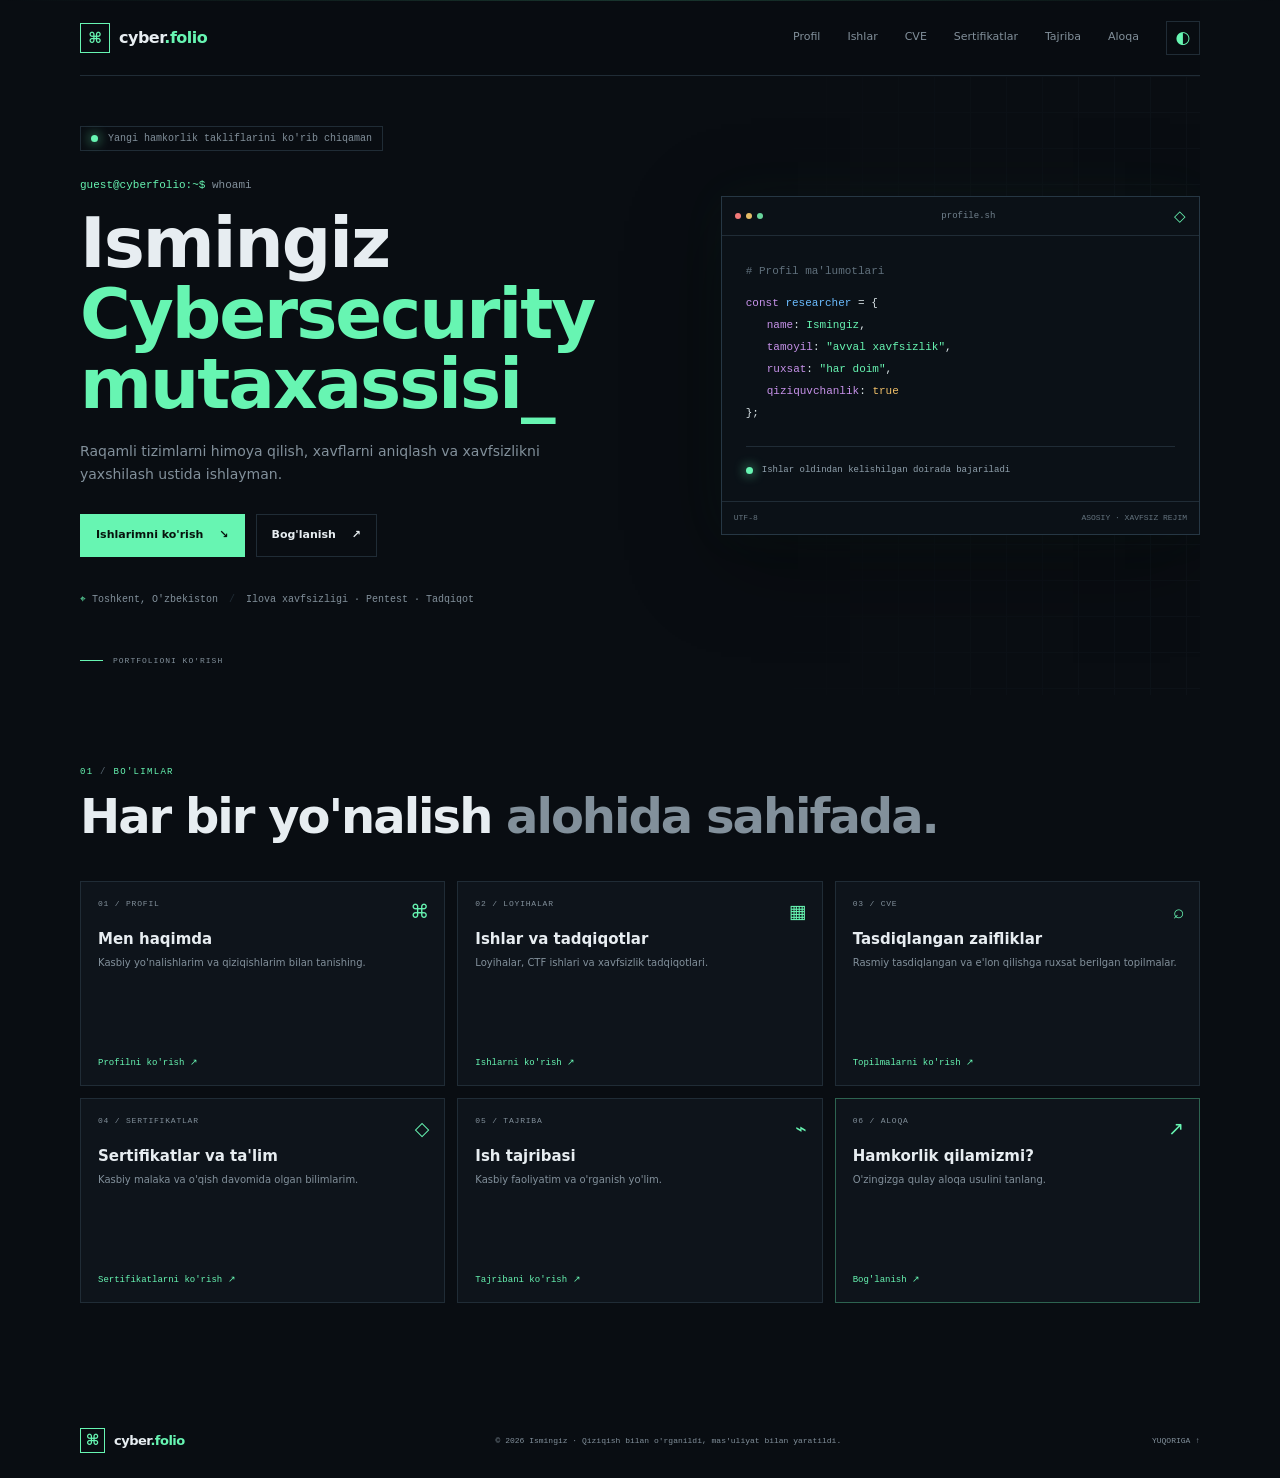
<file: index.html>
<!doctype html>
<html lang="uz">
  <head>
    <meta charset="UTF-8" />
    <meta name="viewport" content="width=device-width, initial-scale=1" />
    <meta name="theme-color" content="#090d12" />
    <meta name="description" content="Cybersecurity mutaxassisi portfoliysi — profil, ishlar, CVE va sertifikatlar." />
    <title>Cyber Portfolio — Ismingiz</title>
    <link rel="stylesheet" href="style.css" />
    <script src="script.js" defer></script>
  </head>
  <body data-page="home">
    <a class="skip-link" href="#main">Asosiy qismga o'tish</a>
    <div class="scanline" aria-hidden="true"></div>
    <header class="topbar">
      <a class="brand" href="index.html" aria-label="Bosh sahifa"><span class="brand-mark" aria-hidden="true">⌘</span><span>cyber<span class="accent">.folio</span></span></a>
      <button class="menu-toggle" type="button" aria-expanded="false" aria-controls="main-nav" aria-label="Menyuni ochish"><span></span><span></span></button>
      <nav class="main-nav" id="main-nav" aria-label="Asosiy menyu">
        <a href="profile.html" data-nav="profile">Profil</a>
        <a href="work.html" data-nav="work">Ishlar</a>
        <a href="cves.html" data-nav="cves">CVE</a>
        <a href="certifications.html" data-nav="certifications">Sertifikatlar</a>
        <a href="experience.html" data-nav="experience">Tajriba</a>
        <a href="contact.html" data-nav="contact">Aloqa</a>
        <button class="theme-toggle" type="button" aria-label="Rang mavzusini almashtirish">◐</button>
      </nav>
    </header>

    <main id="main">
      <section class="hero page-width home-hero" id="home">
        <div class="hero-content reveal">
          <div class="availability"><span class="pulse"></span><span data-profile="availability">Hamkorlik uchun ochiq</span></div>
          <p class="terminal-line"><span class="prompt">guest@cyberfolio:~$</span> whoami</p>
          <h1><span data-profile="name">Ismingiz</span><br /><span class="headline-role" data-profile="role">Cybersecurity mutaxassisi</span><span class="type-cursor">_</span></h1>
          <p class="hero-intro" data-profile="intro">Raqamli tizimlarni himoya qilish, xavflarni aniqlash va xavfsizlikni yaxshilash ustida ishlayman.</p>
          <div class="hero-actions">
            <a class="button button-primary" href="work.html">Ishlarimni ko'rish <span>↘</span></a>
            <a class="button button-outline" href="contact.html">Bog'lanish <span>↗</span></a>
          </div>
          <div class="hero-meta">
            <span><span class="meta-symbol">⌖</span> <span data-profile="location">Toshkent, O'zbekiston</span></span>
            <span class="meta-divider">/</span>
            <span data-profile="focus">AppSec · Pentest · Research</span>
          </div>
        </div>
        <div class="terminal-window reveal" aria-label="Mutaxassisning xavfsizlik profili">
          <div class="window-bar"><span class="window-lights"><i></i><i></i><i></i></span><span>profile.sh</span><span class="window-lock" aria-label="Himoyalangan">◇</span></div>
          <div class="terminal-body">
            <p class="terminal-comment"># Profil ma'lumotlari</p>
            <p><span class="code-key">const</span> <span class="code-var">researcher</span> = {</p>
            <p class="code-indent"><span class="code-key">name</span>: <span class="code-string" data-profile="name">"Ismingiz"</span>,</p>
            <p class="code-indent"><span class="code-key">tamoyil</span>: <span class="code-string">"avval xavfsizlik"</span>,</p>
            <p class="code-indent"><span class="code-key">ruxsat</span>: <span class="code-string">"har doim"</span>,</p>
            <p class="code-indent"><span class="code-key">qiziquvchanlik</span>: <span class="code-bool">true</span></p>
            <p>};</p>
            <div class="terminal-divider"></div>
            <div class="terminal-status"><span class="pulse"></span><span data-profile="status">Scope kelishilgandan so'ng ish boshlayman</span></div>
            <div class="terminal-footer"><span>UTF-8</span><span>ASOSIY · XAVFSIZ REJIM</span></div>
          </div>
        </div>
        <div class="hero-grid-pattern" aria-hidden="true"></div>
        <a class="scroll-cue" href="#explore"><span></span> PORTFOLIONI KO'RISH</a>
      </section>

      <section class="section page-width home-explore" id="explore">
        <div class="section-heading reveal">
          <p class="section-index">01 <span>/</span> BO'LIMLAR</p>
          <h2>Har bir yo'nalish <span class="dim">alohida sahifada.</span></h2>
        </div>
        <div class="shortcut-grid">
          <a class="shortcut-card reveal" href="profile.html"><span class="shortcut-index">01 / PROFIL</span><span class="shortcut-icon">⌘</span><h3>Men haqimda</h3><p>Kasbiy yo'nalishlarim va qiziqishlarim bilan tanishing.</p><span class="shortcut-link">Profilni ko'rish ↗</span></a>
          <a class="shortcut-card reveal" href="work.html"><span class="shortcut-index">02 / LOYIHALAR</span><span class="shortcut-icon">▦</span><h3>Ishlar va tadqiqotlar</h3><p>Loyihalar, CTF ishlari va xavfsizlik tadqiqotlari.</p><span class="shortcut-link">Ishlarni ko'rish ↗</span></a>
          <a class="shortcut-card reveal" href="cves.html"><span class="shortcut-index">03 / CVE</span><span class="shortcut-icon">⌕</span><h3>Tasdiqlangan zaifliklar</h3><p>Rasmiy tasdiqlangan va e'lon qilishga ruxsat berilgan topilmalar.</p><span class="shortcut-link">Topilmalarni ko'rish ↗</span></a>
          <a class="shortcut-card reveal" href="certifications.html"><span class="shortcut-index">04 / SERTIFIKATLAR</span><span class="shortcut-icon">◇</span><h3>Sertifikatlar va ta'lim</h3><p>Kasbiy malaka va o'qish davomida olgan bilimlarim.</p><span class="shortcut-link">Sertifikatlarni ko'rish ↗</span></a>
          <a class="shortcut-card reveal" href="experience.html"><span class="shortcut-index">05 / TAJRIBA</span><span class="shortcut-icon">⌁</span><h3>Ish tajribasi</h3><p>Kasbiy faoliyatim va o'rganish yo'lim.</p><span class="shortcut-link">Tajribani ko'rish ↗</span></a>
          <a class="shortcut-card shortcut-card--contact reveal" href="contact.html"><span class="shortcut-index">06 / ALOQA</span><span class="shortcut-icon">↗</span><h3>Hamkorlik qilamizmi?</h3><p>O'zingizga qulay aloqa usulini tanlang.</p><span class="shortcut-link">Bog'lanish ↗</span></a>
        </div>
      </section>
    </main>

    <footer class="footer page-width">
      <a class="brand" href="index.html"><span class="brand-mark">⌘</span><span>cyber<span class="accent">.folio</span></span></a>
      <span>© <span id="year"></span> <span data-profile="name">Ismingiz</span> · Qiziqish bilan o'rganildi, mas'uliyat bilan yaratildi.</span>
      <a href="#home" class="back-top">YUQORIGA ↑</a>
    </footer>
  </body>
</html>
</file>
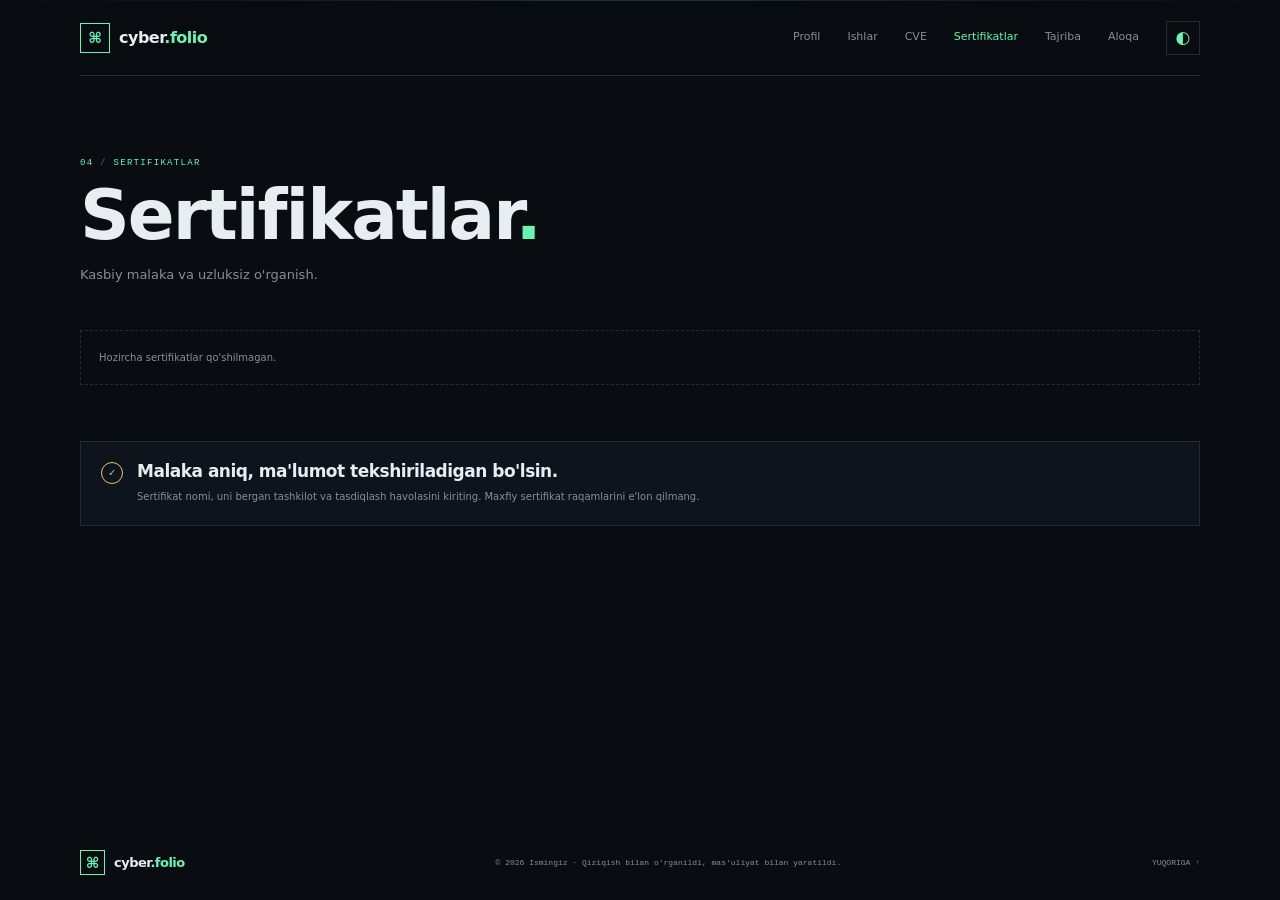
<file: certifications.html>
<!doctype html>
<html lang="uz">
  <head>
    <meta charset="UTF-8" /><meta name="viewport" content="width=device-width, initial-scale=1" /><meta name="theme-color" content="#090d12" />
    <meta name="description" content="Cybersecurity sertifikatlari, malaka va ta'lim." /><title>Sertifikatlar — Cyber Portfolio</title>
    <link rel="stylesheet" href="style.css" /><script src="script.js" defer></script>
  </head>
  <body data-page="certifications">
    <a class="skip-link" href="#main">Asosiy qismga o'tish</a><div class="scanline" aria-hidden="true"></div>
    <header class="topbar"><a class="brand" href="index.html" aria-label="Bosh sahifa"><span class="brand-mark">⌘</span><span>cyber<span class="accent">.folio</span></span></a><button class="menu-toggle" type="button" aria-expanded="false" aria-controls="main-nav" aria-label="Menyuni ochish"><span></span><span></span></button><nav class="main-nav" id="main-nav" aria-label="Asosiy menyu"><a href="profile.html" data-nav="profile">Profil</a><a href="work.html" data-nav="work">Ishlar</a><a href="cves.html" data-nav="cves">CVE</a><a href="certifications.html" data-nav="certifications">Sertifikatlar</a><a href="experience.html" data-nav="experience">Tajriba</a><a href="contact.html" data-nav="contact">Aloqa</a><button class="theme-toggle" type="button" aria-label="Rang mavzusini almashtirish">◐</button></nav></header>
    <main id="main" class="page-width inner-page">
      <header class="page-heading reveal"><p class="section-index">04 <span>/</span> SERTIFIKATLAR</p><h1>Sertifikatlar<span class="accent">.</span></h1><p class="page-lead">Kasbiy malaka va uzluksiz o'rganish.</p></header>
      <section class="credential-grid credential-grid--page" id="credential-grid" aria-label="Sertifikatlar"></section>
      <p class="empty-credentials" id="empty-credentials">Hozircha sertifikatlar qo'shilmagan.</p>
      <aside class="ethics-card"><span class="disclosure-icon">✓</span><div><h2>Malaka aniq, ma'lumot tekshiriladigan bo'lsin.</h2><p>Sertifikat nomi, uni bergan tashkilot va tasdiqlash havolasini kiriting. Maxfiy sertifikat raqamlarini e'lon qilmang.</p></div></aside>
    </main>
    <footer class="footer page-width"><a class="brand" href="index.html"><span class="brand-mark">⌘</span><span>cyber<span class="accent">.folio</span></span></a><span>© <span id="year"></span> <span data-profile="name">Ismingiz</span> · Qiziqish bilan o'rganildi, mas'uliyat bilan yaratildi.</span><a href="#main" class="back-top">YUQORIGA ↑</a></footer>
  </body>
</html>
</file>
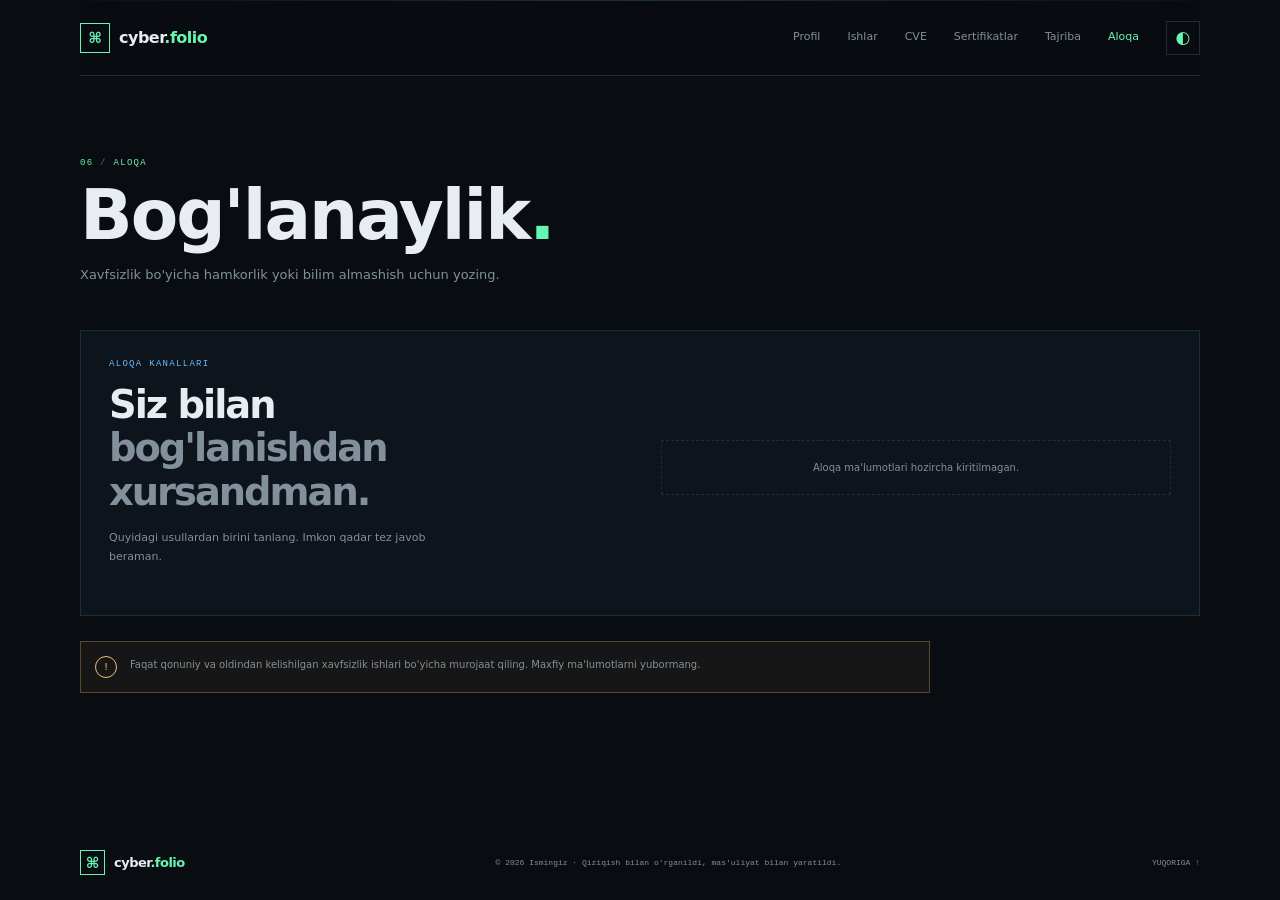
<file: contact.html>
<!doctype html>
<html lang="uz">
  <head>
    <meta charset="UTF-8" /><meta name="viewport" content="width=device-width, initial-scale=1" /><meta name="theme-color" content="#090d12" />
    <meta name="description" content="Kiberxavfsizlik mutaxassisi bilan bog'lanish va hamkorlik." /><title>Aloqa — Cyber Portfolio</title>
    <link rel="stylesheet" href="style.css" /><script src="script.js" defer></script>
  </head>
  <body data-page="contact">
    <a class="skip-link" href="#main">Asosiy qismga o'tish</a><div class="scanline" aria-hidden="true"></div>
    <header class="topbar"><a class="brand" href="index.html" aria-label="Bosh sahifa"><span class="brand-mark">⌘</span><span>cyber<span class="accent">.folio</span></span></a><button class="menu-toggle" type="button" aria-expanded="false" aria-controls="main-nav" aria-label="Menyuni ochish"><span></span><span></span></button><nav class="main-nav" id="main-nav" aria-label="Asosiy menyu"><a href="profile.html" data-nav="profile">Profil</a><a href="work.html" data-nav="work">Ishlar</a><a href="cves.html" data-nav="cves">CVE</a><a href="certifications.html" data-nav="certifications">Sertifikatlar</a><a href="experience.html" data-nav="experience">Tajriba</a><a href="contact.html" data-nav="contact">Aloqa</a><button class="theme-toggle" type="button" aria-label="Rang mavzusini almashtirish">◐</button></nav></header>
    <main id="main" class="page-width inner-page contact-page">
      <header class="page-heading reveal"><p class="section-index">06 <span>/</span> ALOQA</p><h1>Bog'lanaylik<span class="accent">.</span></h1><p class="page-lead">Xavfsizlik bo'yicha hamkorlik yoki bilim almashish uchun yozing.</p></header>
      <section class="contact-panel reveal">
        <div class="contact-panel-copy"><p class="section-kicker">ALOQA KANALLARI</p><h2>Siz bilan<br /><span class="dim">bog'lanishdan xursandman.</span></h2><p class="muted-copy">Quyidagi usullardan birini tanlang. Imkon qadar tez javob beraman.</p></div>
        <div class="contact-options contact-options--page" id="contact-options"></div>
      </section>
      <aside class="disclosure-note"><span class="disclosure-icon">!</span><p>Faqat qonuniy va oldindan kelishilgan xavfsizlik ishlari bo'yicha murojaat qiling. Maxfiy ma'lumotlarni yubormang.</p></aside>
    </main>
    <footer class="footer page-width"><a class="brand" href="index.html"><span class="brand-mark">⌘</span><span>cyber<span class="accent">.folio</span></span></a><span>© <span id="year"></span> <span data-profile="name">Ismingiz</span> · Qiziqish bilan o'rganildi, mas'uliyat bilan yaratildi.</span><a href="#main" class="back-top">YUQORIGA ↑</a></footer>
  </body>
</html>
</file>
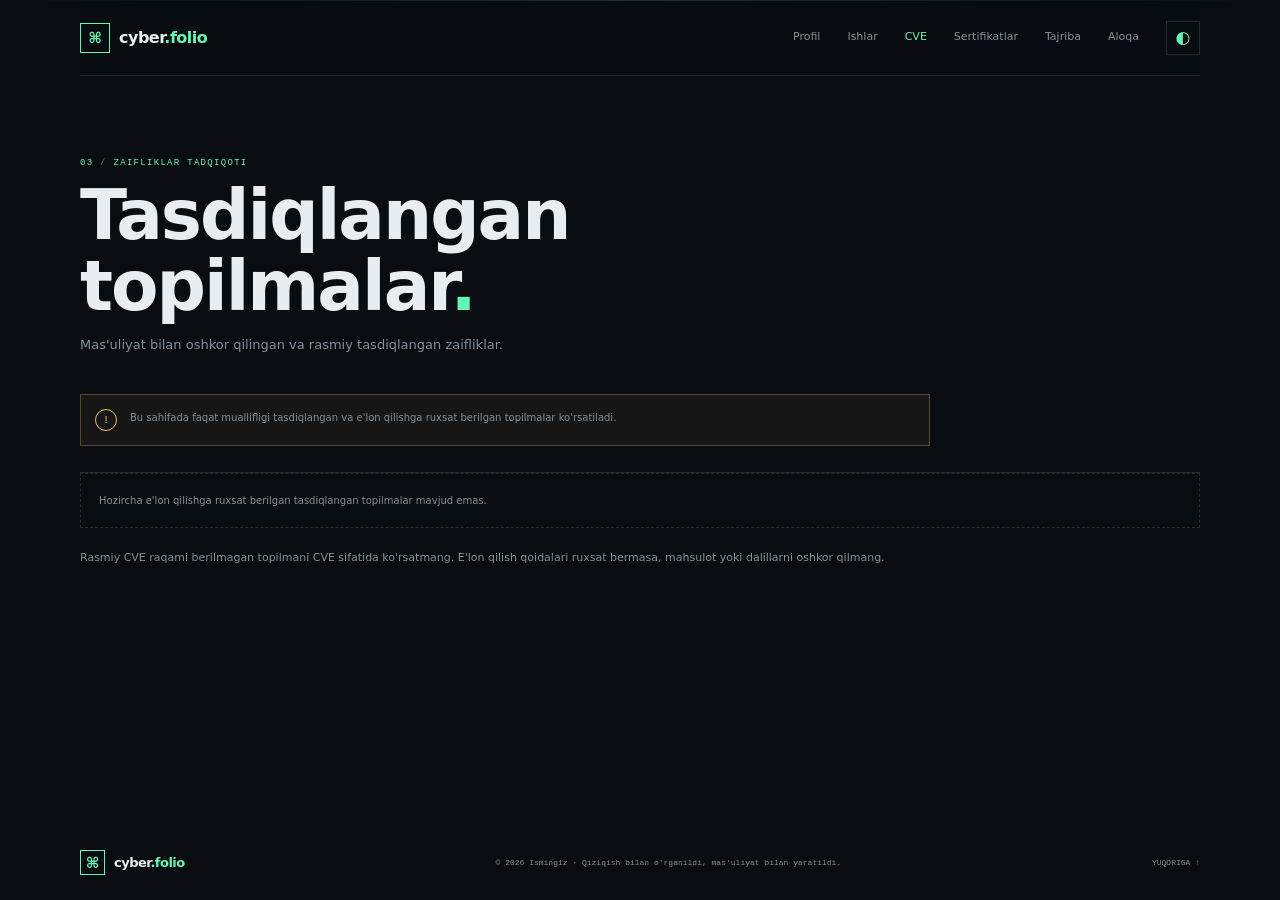
<file: cves.html>
<!doctype html>
<html lang="uz">
  <head>
    <meta charset="UTF-8" /><meta name="viewport" content="width=device-width, initial-scale=1" /><meta name="theme-color" content="#090d12" />
    <meta name="description" content="Tasdiqlangan va mas'uliyat bilan oshkor qilingan vulnerability topilmalari." /><title>CVE — Cyber Portfolio</title>
    <link rel="stylesheet" href="style.css" /><script src="script.js" defer></script>
  </head>
  <body data-page="cves">
    <a class="skip-link" href="#main">Asosiy qismga o'tish</a><div class="scanline" aria-hidden="true"></div>
    <header class="topbar"><a class="brand" href="index.html" aria-label="Bosh sahifa"><span class="brand-mark">⌘</span><span>cyber<span class="accent">.folio</span></span></a><button class="menu-toggle" type="button" aria-expanded="false" aria-controls="main-nav" aria-label="Menyuni ochish"><span></span><span></span></button><nav class="main-nav" id="main-nav" aria-label="Asosiy menyu"><a href="profile.html" data-nav="profile">Profil</a><a href="work.html" data-nav="work">Ishlar</a><a href="cves.html" data-nav="cves">CVE</a><a href="certifications.html" data-nav="certifications">Sertifikatlar</a><a href="experience.html" data-nav="experience">Tajriba</a><a href="contact.html" data-nav="contact">Aloqa</a><button class="theme-toggle" type="button" aria-label="Rang mavzusini almashtirish">◐</button></nav></header>
    <main id="main" class="page-width inner-page">
      <header class="page-heading reveal"><p class="section-index">03 <span>/</span> ZAIFLIKLAR TADQIQOTI</p><h1>Tasdiqlangan topilmalar<span class="accent">.</span></h1><p class="page-lead">Mas'uliyat bilan oshkor qilingan va rasmiy tasdiqlangan zaifliklar.</p></header>
      <aside class="disclosure-note reveal"><span class="disclosure-icon">!</span><p>Bu sahifada faqat muallifligi tasdiqlangan va e'lon qilishga ruxsat berilgan topilmalar ko'rsatiladi.</p></aside>
      <section class="cve-list cve-list--page" id="cve-list" aria-label="Tasdiqlangan CVE topilmalari"></section>
      <p class="empty-cves" id="empty-cves">Hozircha e'lon qilishga ruxsat berilgan tasdiqlangan topilmalar mavjud emas.</p>
      <p class="muted-copy cve-footnote">Rasmiy CVE raqami berilmagan topilmani CVE sifatida ko'rsatmang. E'lon qilish qoidalari ruxsat bermasa, mahsulot yoki dalillarni oshkor qilmang.</p>
    </main>
    <footer class="footer page-width"><a class="brand" href="index.html"><span class="brand-mark">⌘</span><span>cyber<span class="accent">.folio</span></span></a><span>© <span id="year"></span> <span data-profile="name">Ismingiz</span> · Qiziqish bilan o'rganildi, mas'uliyat bilan yaratildi.</span><a href="#main" class="back-top">YUQORIGA ↑</a></footer>
  </body>
</html>
</file>
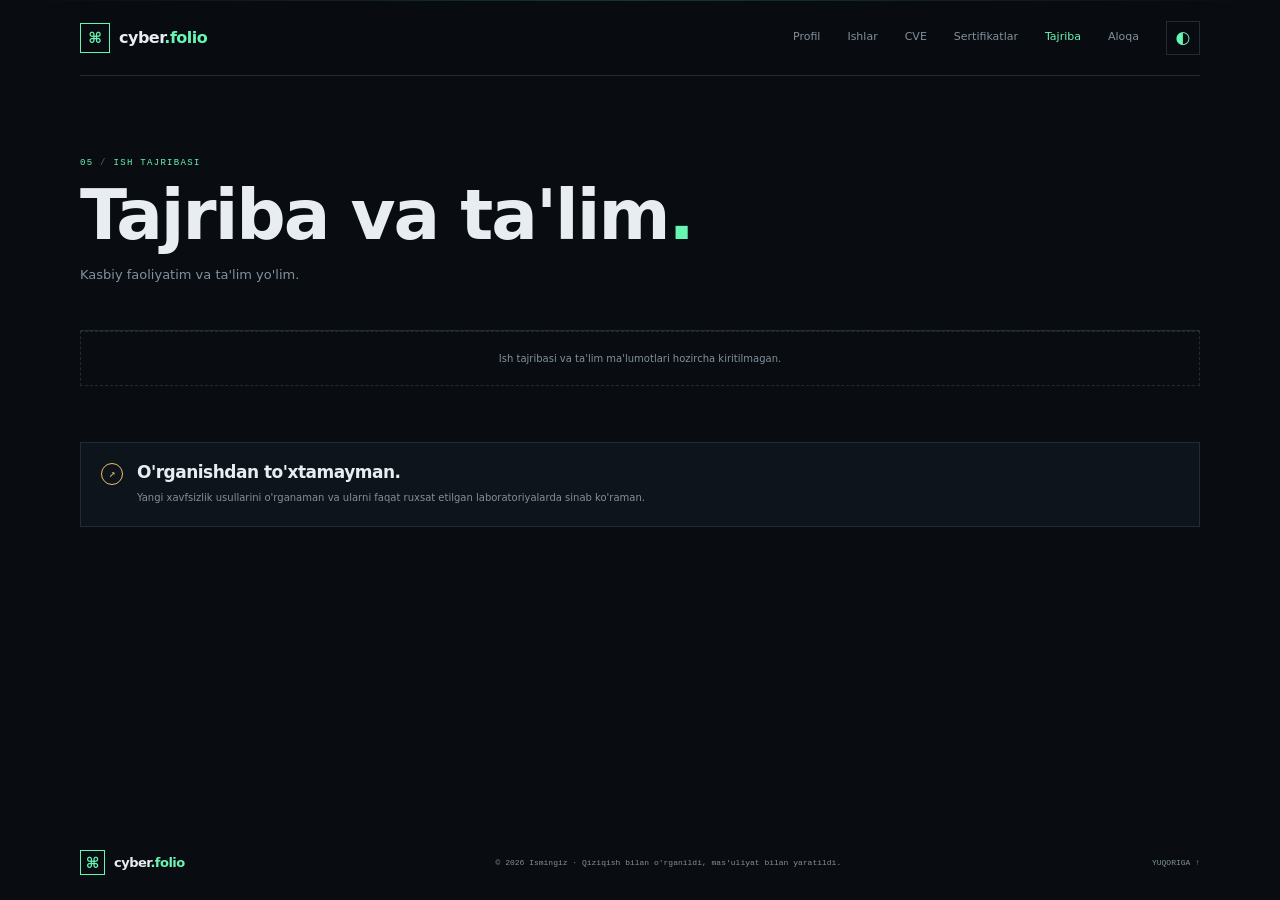
<file: experience.html>
<!doctype html>
<html lang="uz">
  <head>
    <meta charset="UTF-8" /><meta name="viewport" content="width=device-width, initial-scale=1" /><meta name="theme-color" content="#090d12" />
    <meta name="description" content="Cybersecurity mutaxassisi ish tajribasi, ta'lim va rivojlanish yo'li." /><title>Tajriba — Cyber Portfolio</title>
    <link rel="stylesheet" href="style.css" /><script src="script.js" defer></script>
  </head>
  <body data-page="experience">
    <a class="skip-link" href="#main">Asosiy qismga o'tish</a><div class="scanline" aria-hidden="true"></div>
    <header class="topbar"><a class="brand" href="index.html" aria-label="Bosh sahifa"><span class="brand-mark">⌘</span><span>cyber<span class="accent">.folio</span></span></a><button class="menu-toggle" type="button" aria-expanded="false" aria-controls="main-nav" aria-label="Menyuni ochish"><span></span><span></span></button><nav class="main-nav" id="main-nav" aria-label="Asosiy menyu"><a href="profile.html" data-nav="profile">Profil</a><a href="work.html" data-nav="work">Ishlar</a><a href="cves.html" data-nav="cves">CVE</a><a href="certifications.html" data-nav="certifications">Sertifikatlar</a><a href="experience.html" data-nav="experience">Tajriba</a><a href="contact.html" data-nav="contact">Aloqa</a><button class="theme-toggle" type="button" aria-label="Rang mavzusini almashtirish">◐</button></nav></header>
    <main id="main" class="page-width inner-page">
      <header class="page-heading reveal"><p class="section-index">05 <span>/</span> ISH TAJRIBASI</p><h1>Tajriba va ta'lim<span class="accent">.</span></h1><p class="page-lead">Kasbiy faoliyatim va ta'lim yo'lim.</p></header>
      <section class="experience-list experience-list--page" id="experience-list" aria-label="Ish va ta'lim tajribasi"></section>
      <aside class="ethics-card reveal"><span class="disclosure-icon">↗</span><div><h2>O'rganishdan to'xtamayman.</h2><p>Yangi xavfsizlik usullarini o'rganaman va ularni faqat ruxsat etilgan laboratoriyalarda sinab ko'raman.</p></div></aside>
    </main>
    <footer class="footer page-width"><a class="brand" href="index.html"><span class="brand-mark">⌘</span><span>cyber<span class="accent">.folio</span></span></a><span>© <span id="year"></span> <span data-profile="name">Ismingiz</span> · Qiziqish bilan o'rganildi, mas'uliyat bilan yaratildi.</span><a href="#main" class="back-top">YUQORIGA ↑</a></footer>
  </body>
</html>
</file>
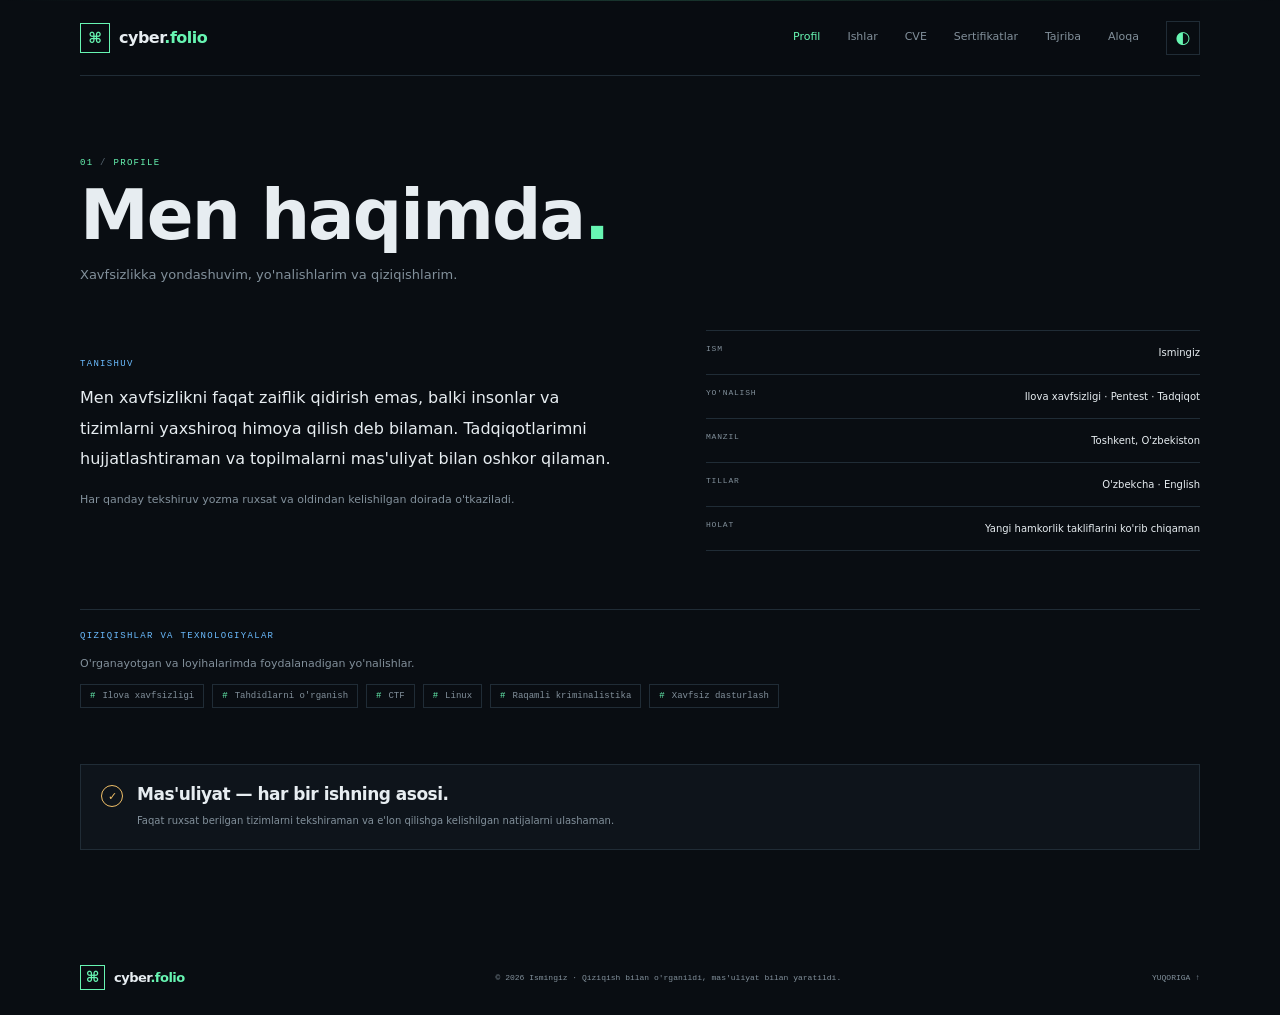
<file: profile.html>
<!doctype html>
<html lang="uz">
  <head>
    <meta charset="UTF-8" />
    <meta name="viewport" content="width=device-width, initial-scale=1" />
    <meta name="theme-color" content="#090d12" />
    <meta name="description" content="Cybersecurity mutaxassisi haqida, qiziqishlari va kasbiy yo'nalishlari." />
    <title>Profil — Cyber Portfolio</title>
    <link rel="stylesheet" href="style.css" /><script src="script.js" defer></script>
  </head>
  <body data-page="profile">
    <a class="skip-link" href="#main">Asosiy qismga o'tish</a><div class="scanline" aria-hidden="true"></div>
    <header class="topbar"><a class="brand" href="index.html" aria-label="Bosh sahifa"><span class="brand-mark">⌘</span><span>cyber<span class="accent">.folio</span></span></a><button class="menu-toggle" type="button" aria-expanded="false" aria-controls="main-nav" aria-label="Menyuni ochish"><span></span><span></span></button><nav class="main-nav" id="main-nav" aria-label="Asosiy menyu"><a href="profile.html" data-nav="profile">Profil</a><a href="work.html" data-nav="work">Ishlar</a><a href="cves.html" data-nav="cves">CVE</a><a href="certifications.html" data-nav="certifications">Sertifikatlar</a><a href="experience.html" data-nav="experience">Tajriba</a><a href="contact.html" data-nav="contact">Aloqa</a><button class="theme-toggle" type="button" aria-label="Rang mavzusini almashtirish">◐</button></nav></header>
    <main id="main" class="page-width inner-page">
      <header class="page-heading reveal"><p class="section-index">01 <span>/</span> PROFILE</p><h1>Men haqimda<span class="accent">.</span></h1><p class="page-lead">Xavfsizlikka yondashuvim, yo'nalishlarim va qiziqishlarim.</p></header>
      <section class="profile-layout profile-layout--page">
        <div class="about-copy reveal"><p class="section-kicker">TANISHUV</p><p class="large-copy" data-profile="about">Xavfsizlikni zaiflik izlash bilangina cheklamayman: asosiy maqsadim insonlar va tizimlarni himoya qilish. Ish jarayonimni hujjatlashtirib, topilmalarni mas'uliyat bilan e'lon qilaman.</p><p class="muted-copy">Har qanday tekshiruv yozma ruxsat va oldindan kelishilgan doirada o'tkaziladi.</p></div>
        <div class="profile-details reveal"><div class="detail-row"><span>ISM</span><strong data-profile="name">Ismingiz</strong></div><div class="detail-row"><span>YO'NALISH</span><strong data-profile="focus">Ilova xavfsizligi · Pentest · Tadqiqot</strong></div><div class="detail-row"><span>MANZIL</span><strong data-profile="location">Toshkent, O'zbekiston</strong></div><div class="detail-row"><span>TILLAR</span><strong data-profile="languages">O'zbekcha · English</strong></div><div class="detail-row"><span>HOLAT</span><strong data-profile="availability">Yangi hamkorlik takliflarini ko'rib chiqaman</strong></div></div>
      </section>
      <section class="interests-block reveal"><p class="section-kicker">QIZIQISHLAR VA TEXNOLOGIYALAR</p><p class="muted-copy">O'rganayotgan va loyihalarimda foydalanadigan yo'nalishlar.</p><div class="chip-list" id="interests-list"></div></section>
      <aside class="ethics-card reveal"><span class="disclosure-icon">✓</span><div><h2>Mas'uliyat — har bir ishning asosi.</h2><p>Faqat ruxsat berilgan tizimlarni tekshiraman va e'lon qilishga kelishilgan natijalarni ulashaman.</p></div></aside>
    </main>
    <footer class="footer page-width"><a class="brand" href="index.html"><span class="brand-mark">⌘</span><span>cyber<span class="accent">.folio</span></span></a><span>© <span id="year"></span> <span data-profile="name">Ismingiz</span> · Qiziqish bilan o'rganildi, mas'uliyat bilan yaratildi.</span><a href="#main" class="back-top">YUQORIGA ↑</a></footer>
  </body>
</html>
</file>
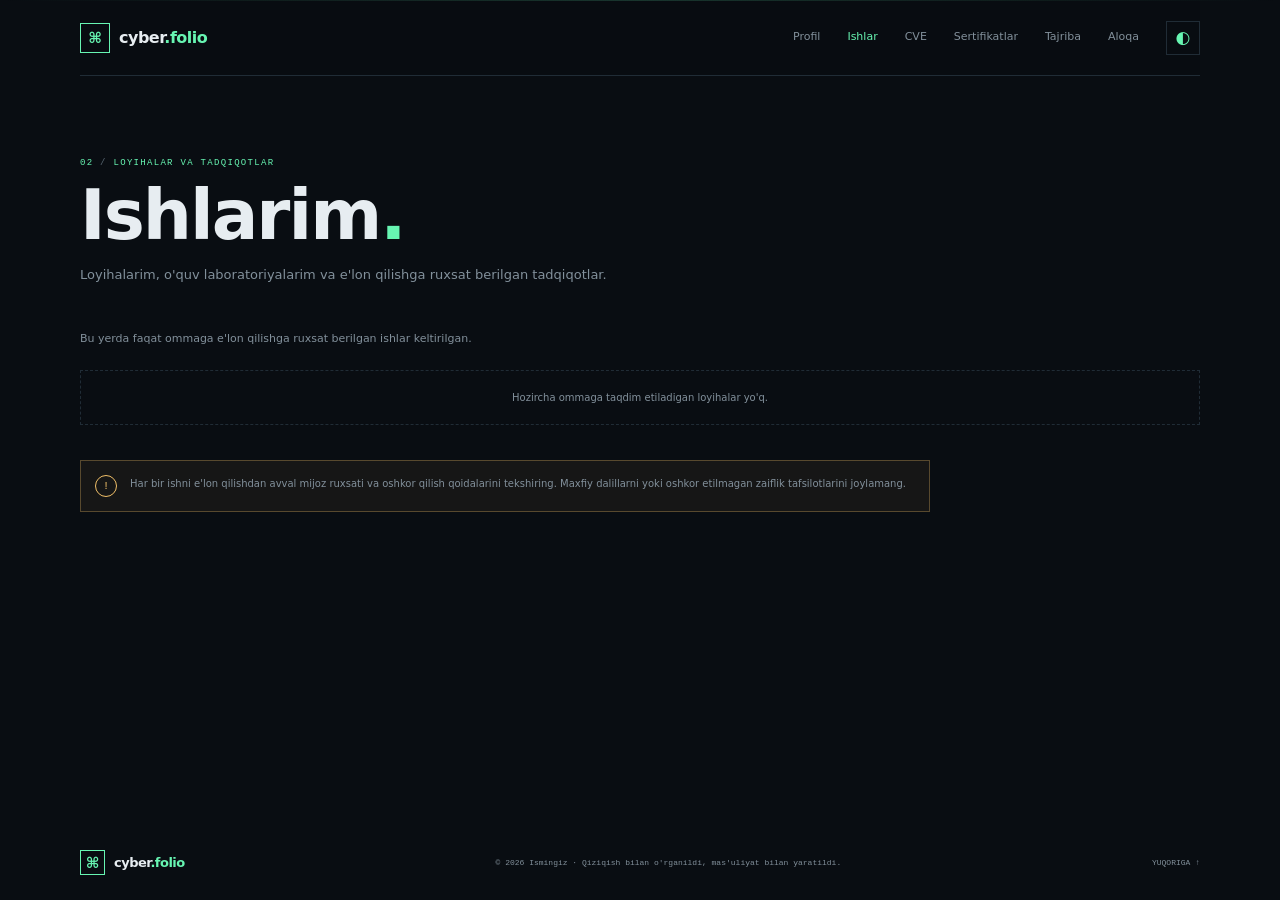
<file: work.html>
<!doctype html>
<html lang="uz">
  <head>
    <meta charset="UTF-8" /><meta name="viewport" content="width=device-width, initial-scale=1" /><meta name="theme-color" content="#090d12" />
    <meta name="description" content="Cybersecurity loyihalari, laboratoriyalar va ruxsat etilgan tadqiqotlar." /><title>Ishlar — Cyber Portfolio</title>
    <link rel="stylesheet" href="style.css" /><script src="script.js" defer></script>
  </head>
  <body data-page="work">
    <a class="skip-link" href="#main">Asosiy qismga o'tish</a><div class="scanline" aria-hidden="true"></div>
    <header class="topbar"><a class="brand" href="index.html" aria-label="Bosh sahifa"><span class="brand-mark">⌘</span><span>cyber<span class="accent">.folio</span></span></a><button class="menu-toggle" type="button" aria-expanded="false" aria-controls="main-nav" aria-label="Menyuni ochish"><span></span><span></span></button><nav class="main-nav" id="main-nav" aria-label="Asosiy menyu"><a href="profile.html" data-nav="profile">Profil</a><a href="work.html" data-nav="work">Ishlar</a><a href="cves.html" data-nav="cves">CVE</a><a href="certifications.html" data-nav="certifications">Sertifikatlar</a><a href="experience.html" data-nav="experience">Tajriba</a><a href="contact.html" data-nav="contact">Aloqa</a><button class="theme-toggle" type="button" aria-label="Rang mavzusini almashtirish">◐</button></nav></header>
    <main id="main" class="page-width inner-page">
      <header class="page-heading reveal"><p class="section-index">02 <span>/</span> LOYIHALAR VA TADQIQOTLAR</p><h1>Ishlarim<span class="accent">.</span></h1><p class="page-lead">Loyihalarim, o'quv laboratoriyalarim va e'lon qilishga ruxsat berilgan tadqiqotlar.</p></header>
      <section class="work-toolbar work-toolbar--page reveal"><p class="muted-copy">Bu yerda faqat ommaga e'lon qilishga ruxsat berilgan ishlar keltirilgan.</p><div class="filter-group" id="work-filters" role="group" aria-label="Ishlar bo'yicha filtr"></div></section>
      <section class="work-grid work-grid--page" id="work-grid" aria-label="Portfolio ishlari"></section>
      <p class="empty-state" id="work-empty" hidden>Mos natija topilmadi.</p>
      <aside class="disclosure-note work-disclaimer"><span class="disclosure-icon">!</span><p>Har bir ishni e'lon qilishdan avval mijoz ruxsati va oshkor qilish qoidalarini tekshiring. Maxfiy dalillarni yoki oshkor etilmagan zaiflik tafsilotlarini joylamang.</p></aside>
    </main>
    <footer class="footer page-width"><a class="brand" href="index.html"><span class="brand-mark">⌘</span><span>cyber<span class="accent">.folio</span></span></a><span>© <span id="year"></span> <span data-profile="name">Ismingiz</span> · Qiziqish bilan o'rganildi, mas'uliyat bilan yaratildi.</span><a href="#main" class="back-top">YUQORIGA ↑</a></footer>
  </body>
</html>
</file>
<file: style.css>
:root {
  color-scheme: dark;
  --bg: #090d12;
  --surface: #0e141b;
  --surface-raised: #121b23;
  --line: #202c36;
  --text: #e7edf1;
  --muted: #82909b;
  --green: #67f5b2;
  --blue: #6bbcff;
  --amber: #f0bf68;
  --mono: ui-monospace, SFMono-Regular, Menlo, Monaco, Consolas, "Liberation Mono", monospace;
  --sans: system-ui, -apple-system, BlinkMacSystemFont, "Segoe UI", sans-serif;
  --display: system-ui, -apple-system, BlinkMacSystemFont, "Segoe UI", sans-serif;
}

html[data-theme="light"] {
  color-scheme: light;
  --bg: #f4f7f8;
  --surface: #fff;
  --surface-raised: #eaf0f2;
  --line: #d7e0e4;
  --text: #172229;
  --muted: #61717b;
  --green: #087c50;
  --blue: #176ea8;
  --amber: #8c5c05;
}

* { box-sizing: border-box; }
html { scroll-behavior: smooth; scroll-padding-top: 85px; }
body { margin: 0; background: var(--bg); color: var(--text); font: 14px/1.7 var(--sans); }
a { color: inherit; text-decoration: none; }
button, input { color: inherit; font: inherit; }
button { cursor: pointer; }
::selection { color: #06120d; background: var(--green); }
[hidden] { display: none !important; }
.page-width { width: min(1120px, calc(100% - 64px)); margin-inline: auto; }
.skip-link { position: absolute; z-index: 20; top: 10px; left: 10px; padding: 8px 14px; transform: translateY(-160%); background: var(--green); color: var(--bg); }
.skip-link:focus { transform: translateY(0); }
.scanline { position: fixed; z-index: 12; inset: 0 0 auto; height: 1px; pointer-events: none; background: linear-gradient(90deg, transparent, rgb(103 245 178 / 18%), transparent); }
.topbar { position: sticky; z-index: 10; top: 0; display: flex; width: min(1120px, calc(100% - 64px)); height: 76px; align-items: center; justify-content: space-between; margin: auto; border-bottom: 1px solid var(--line); background: color-mix(in srgb, var(--bg) 94%, transparent); backdrop-filter: blur(14px); }
.brand { display: inline-flex; align-items: center; gap: 9px; font: 700 16px var(--display); letter-spacing: -.5px; }
.brand-mark { display: grid; width: 30px; height: 30px; place-items: center; border: 1px solid var(--green); color: var(--green); font-size: 15px; }
.accent { color: var(--green); }
.main-nav { display: flex; align-items: center; gap: 27px; }
.main-nav > a { color: var(--muted); font-size: 11px; transition: color .2s ease; }
.main-nav > a:hover, .back-top:hover { color: var(--green); }
.main-nav > a[aria-current="page"] { color: var(--green); }
.theme-toggle, .menu-toggle { display: grid; width: 34px; height: 34px; place-items: center; border: 1px solid var(--line); background: transparent; }
.theme-toggle { color: var(--green); font-size: 17px; }
.menu-toggle { display: none; }
.hero { position: relative; display: grid; min-height: 640px; grid-template-columns: 1.1fr .9fr; align-items: center; gap: 55px; overflow: hidden; padding-top: 50px; padding-bottom: 90px; }
.hero-grid-pattern { position: absolute; z-index: -1; top: 0; right: -12%; width: 55%; height: 100%; opacity: .24; background-image: linear-gradient(var(--line) 1px, transparent 1px), linear-gradient(90deg, var(--line) 1px, transparent 1px); background-size: 36px 36px; mask-image: linear-gradient(90deg, transparent, black); }
.availability { display: inline-flex; align-items: center; gap: 10px; margin-bottom: 28px; padding: 6px 10px; border: 1px solid var(--line); color: var(--muted); font: 10px var(--mono); }
.pulse { width: 7px; height: 7px; border-radius: 50%; background: var(--green); box-shadow: 0 0 12px var(--green); }
.terminal-line { margin-bottom: 17px; color: var(--muted); font: 11px var(--mono); }
.prompt { color: var(--green); }
h1, h2, h3, p { margin-top: 0; }
h1, h2 { font-family: var(--display); letter-spacing: -2px; }
h1 { margin-bottom: 20px; font-size: clamp(42px, 5.4vw, 70px); line-height: 1.02; }
.headline-role { color: var(--green); }
.type-cursor { color: var(--green); animation: blink 1s steps(2, start) infinite; }
@keyframes blink { to { visibility: hidden; } }
.hero-intro { max-width: 470px; margin-bottom: 27px; color: var(--muted); font-size: 14px; }
.hero-actions { display: flex; flex-wrap: wrap; gap: 11px; }
.button { display: inline-flex; min-height: 43px; align-items: center; justify-content: center; gap: 16px; padding: 0 15px; border: 1px solid var(--line); font-size: 11px; font-weight: 600; transition: .2s ease; }
.button:hover { transform: translateY(-2px); }
.button-primary { border-color: var(--green); background: var(--green); color: #07130d; }
.button-outline { background: transparent; }
.button-outline:hover { border-color: var(--green); color: var(--green); }
.hero-meta { display: flex; flex-wrap: wrap; align-items: center; gap: 11px; margin-top: 37px; color: var(--muted); font: 10px var(--mono); }
.meta-symbol { color: var(--green); }
.meta-divider { color: var(--line); }
.terminal-window { position: relative; z-index: 1; border: 1px solid #263744; background: #0b1117; box-shadow: 0 25px 85px rgb(0 0 0 / 35%), 0 0 50px rgb(103 245 178 / 4%); transform: rotate(1deg); }
.window-bar { display: flex; height: 39px; align-items: center; justify-content: space-between; padding: 0 13px; border-bottom: 1px solid #202c36; color: #71818d; font: 9px var(--mono); }
.window-lights { display: flex; gap: 5px; }
.window-lights i { width: 6px; height: 6px; border-radius: 50%; background: #44505b; }
.window-lights i:first-child { background: #f27979; }
.window-lights i:nth-child(2) { background: #e5bc66; }
.window-lights i:nth-child(3) { background: #69d59c; }
.window-lock { color: var(--green); font-size: 15px; }
.terminal-body { padding: 24px 24px 14px; color: #dbe5e8; font: 11px/2 var(--mono); }
.terminal-body p { margin: 0; }
.terminal-comment { margin-bottom: 10px !important; color: #60707c; }
.code-key { color: #c792ea; }
.code-var { color: var(--blue); }
.code-string { color: var(--green); }
.code-bool { color: var(--amber); }
.code-indent { padding-left: 21px; }
.terminal-divider { height: 1px; margin: 22px 0 14px; background: #202c36; }
.terminal-status { display: flex; align-items: center; gap: 9px; color: #91a2ae; font-size: 9px; }
.terminal-footer { display: flex; justify-content: space-between; margin: 22px -24px -14px; padding: 8px 12px; border-top: 1px solid #202c36; color: #65747f; font-size: 8px; }
.scroll-cue { position: absolute; bottom: 30px; left: 0; display: flex; align-items: center; gap: 10px; color: var(--muted); font: 8px var(--mono); letter-spacing: 1px; }
.scroll-cue span { width: 23px; height: 1px; background: var(--green); }
.section { padding-top: 92px; padding-bottom: 100px; }
.section-heading { margin-bottom: 37px; }
.section-index, .section-kicker { margin-bottom: 12px; color: var(--green); font: 9px var(--mono); letter-spacing: 1.3px; }
.section-index span { color: #596873; }
h2 { margin-bottom: 0; font-size: clamp(32px, 4vw, 48px); line-height: 1.14; }
.dim { color: var(--muted); }
.profile-layout { display: grid; grid-template-columns: 1.05fr .95fr; gap: 80px; align-items: center; }
.section-kicker { margin-bottom: 14px; color: var(--blue); }
.large-copy { max-width: 590px; margin-bottom: 17px; font-size: 16px; line-height: 1.9; }
.muted-copy { color: var(--muted); font-size: 11px; }
.profile-details { border-top: 1px solid var(--line); }
.detail-row { display: flex; justify-content: space-between; gap: 15px; padding: 13px 0; border-bottom: 1px solid var(--line); }
.detail-row span { color: var(--muted); font: 8px var(--mono); letter-spacing: .8px; }
.detail-row strong { text-align: right; font-size: 10px; font-weight: 500; }
.interests-block { margin-top: 48px; padding-top: 21px; border-top: 1px solid var(--line); }
.chip-list { display: flex; flex-wrap: wrap; gap: 8px; }
.chip { padding: 6px 9px; border: 1px solid var(--line); color: var(--muted); font: 9px var(--mono); }
.chip::before { margin-right: 7px; color: var(--green); content: "#"; }
.work-section, .credentials-section { border-block: 1px solid var(--line); background: var(--surface); }
.work-toolbar { display: flex; align-items: center; justify-content: space-between; gap: 20px; margin: -10px 0 22px; }
.work-toolbar .muted-copy { margin: 0; }
.filter-group { display: flex; flex-wrap: wrap; gap: 6px; }
.filter-button { padding: 6px 9px; border: 1px solid var(--line); background: transparent; color: var(--muted); font: 9px var(--mono); }
.filter-button[aria-pressed="true"] { border-color: var(--green); color: var(--green); }
.work-grid { display: grid; grid-template-columns: repeat(3, 1fr); gap: 13px; }
.work-card { display: flex; min-height: 270px; flex-direction: column; padding: 19px; border: 1px solid var(--line); background: var(--bg); transition: border-color .2s ease, transform .2s ease; }
.work-card:hover { transform: translateY(-3px); border-color: var(--green); }
.work-card-top { display: flex; justify-content: space-between; margin-bottom: 24px; color: var(--muted); font: 9px var(--mono); }
.work-icon { color: var(--green); font-size: 17px; }
.work-type { margin-bottom: 6px; color: var(--blue); font: 8px var(--mono); letter-spacing: .7px; text-transform: uppercase; }
.work-title { margin-bottom: 7px; font: 600 16px var(--display); }
.work-description { margin-bottom: 16px; color: var(--muted); font-size: 10px; line-height: 1.8; }
.work-bottom { display: flex; align-items: end; justify-content: space-between; gap: 10px; margin-top: auto; padding-top: 12px; border-top: 1px solid var(--line); }
.work-tags { display: flex; flex-wrap: wrap; gap: 5px; }
.work-tag { color: var(--muted); font: 8px var(--mono); }
.work-link { color: var(--green); font-size: 15px; }
.empty-state, .empty-cves, .empty-credentials { padding: 18px; border: 1px dashed var(--line); color: var(--muted); font-size: 10px; }
.empty-state { text-align: center; }
.contact-options--page .empty-state { width: 100%; }
.empty-cves, .empty-credentials { margin: 0; }
.disclosure-note { display: flex; gap: 13px; align-items: start; max-width: 850px; margin: -6px 0 22px; padding: 14px; border: 1px solid rgb(240 191 104 / 30%); background: rgb(240 191 104 / 5%); }
.disclosure-icon { display: grid; width: 22px; height: 22px; flex: 0 0 22px; place-items: center; border: 1px solid var(--amber); border-radius: 50%; color: var(--amber); font: 11px var(--mono); }
.disclosure-note p { margin: 0; color: var(--muted); font-size: 10px; }
.cve-list { border-top: 1px solid var(--line); }
.cve-card { display: grid; grid-template-columns: 145px 1fr auto; gap: 20px; align-items: center; padding: 19px 2px; border-bottom: 1px solid var(--line); }
.cve-id { color: var(--blue); font: 12px var(--mono); }
.cve-title { margin: 0 0 4px; font: 600 13px var(--display); }
.cve-meta { margin: 0; color: var(--muted); font-size: 9px; }
.severity { padding: 4px 7px; border: 1px solid var(--line); color: var(--amber); font: 8px var(--mono); text-transform: uppercase; }
.severity--critical, .severity--high { color: #ff8282; border-color: rgb(255 130 130 / 40%); }
.severity--medium { color: var(--amber); }
.severity--low { color: var(--green); }
code { color: var(--green); font: inherit; }
.credential-grid { display: grid; grid-template-columns: repeat(3, 1fr); gap: 12px; }
.credential-card { display: flex; min-height: 150px; flex-direction: column; padding: 17px; border: 1px solid var(--line); background: var(--bg); }
.credential-top { display: flex; justify-content: space-between; margin-bottom: 21px; }
.credential-seal { display: grid; width: 31px; height: 31px; place-items: center; border: 1px solid var(--green); color: var(--green); font: 11px var(--mono); }
.credential-year { color: var(--muted); font: 9px var(--mono); }
.credential-name { margin: 0 0 4px; font: 600 13px var(--display); }
.credential-issuer { margin: 0; color: var(--muted); font-size: 9px; }
.credential-link { margin-top: auto; padding-top: 12px; color: var(--green); font: 9px var(--mono); }
.experience-list { max-width: 880px; margin-left: auto; border-top: 1px solid var(--line); }
.experience-item { display: grid; grid-template-columns: 130px 1fr auto; gap: 20px; padding: 19px 0; border-bottom: 1px solid var(--line); }
.experience-date { color: var(--muted); font: 9px var(--mono); }
.experience-title { margin: 0 0 3px; font: 600 14px var(--display); }
.experience-org { margin: 0 0 7px; color: var(--blue); font-size: 10px; }
.experience-description { max-width: 560px; margin: 0; color: var(--muted); font-size: 10px; }
.experience-kind { color: var(--muted); font: 8px var(--mono); }
.contact-section { border-top: 1px solid var(--line); background: #070a0e; }
html[data-theme="light"] .contact-section { background: #e8eef0; }
.contact-inner { padding-top: 82px; padding-bottom: 78px; text-align: center; }
.contact-inner h2 { font-size: clamp(37px, 5vw, 59px); }
.contact-intro { margin: 18px auto 28px; color: var(--muted); font-size: 11px; }
.contact-options { display: flex; flex-wrap: wrap; justify-content: center; gap: 9px; }
.contact-link { display: inline-flex; min-width: 155px; align-items: center; justify-content: space-between; gap: 16px; padding: 11px 13px; border: 1px solid var(--line); font-size: 10px; transition: border-color .2s ease, color .2s ease; }
.contact-link:hover { border-color: var(--green); color: var(--green); }
.contact-kind { color: var(--muted); font: 8px var(--mono); }
.contact-note { max-width: 580px; margin: 21px auto 0; color: var(--muted); font-size: 9px; }
.footer { display: flex; min-height: 75px; align-items: center; justify-content: space-between; gap: 16px; color: var(--muted); font: 8px var(--mono); }
.footer .brand { color: var(--text); font: 700 13px var(--display); }
.footer .brand-mark { width: 25px; height: 25px; }
.back-top { color: var(--muted); font: 8px var(--mono); }
.reveal { opacity: 0; transform: translateY(13px); transition: opacity .55s ease, transform .55s ease; }
.reveal.is-visible { opacity: 1; transform: translateY(0); }
.home-hero { min-height: 610px; }
.home-explore { padding-top: 72px; }
.shortcut-grid { display: grid; grid-template-columns: repeat(3, 1fr); gap: 12px; }
.shortcut-card { position: relative; display: flex; min-height: 205px; flex-direction: column; padding: 17px; border: 1px solid var(--line); background: var(--surface); transition: border-color .2s ease, transform .2s ease; }
.shortcut-card:hover { transform: translateY(-3px); border-color: var(--green); }
.shortcut-index { color: var(--muted); font: 8px var(--mono); letter-spacing: .8px; }
.shortcut-icon { position: absolute; top: 13px; right: 15px; color: var(--green); font-size: 19px; }
.shortcut-card h3 { margin: 22px 0 6px; font: 600 15px var(--display); }
.shortcut-card p { margin: 0 0 14px; color: var(--muted); font-size: 10px; }
.shortcut-link { margin-top: auto; color: var(--green); font: 9px var(--mono); }
.shortcut-card--contact { border-color: rgb(103 245 178 / 35%); }
.inner-page { min-height: calc(100vh - 151px); padding-top: 82px; padding-bottom: 90px; }
.page-heading { max-width: 760px; margin-bottom: 44px; }
.page-heading h1 { margin-bottom: 13px; }
.page-lead { max-width: 620px; margin-bottom: 0; color: var(--muted); font-size: 13px; }
.profile-layout--page { margin-top: 15px; }
.inner-page .interests-block { margin-top: 58px; }
.ethics-card { display: flex; gap: 14px; align-items: flex-start; margin-top: 56px; padding: 20px; border: 1px solid var(--line); background: var(--surface); }
.ethics-card h2 { margin: 0 0 7px; font-size: 17px; letter-spacing: -.5px; }
.ethics-card p { margin: 0; color: var(--muted); font-size: 10px; }
.work-toolbar--page { margin: 0 0 22px; }
.work-grid--page { grid-template-columns: repeat(3, 1fr); }
.work-disclaimer { margin-top: 35px; }
.cve-list--page { margin-top: 26px; }
.cve-footnote { margin-top: 21px; }
.credential-grid--page { grid-template-columns: repeat(3, 1fr); }
.experience-list--page { max-width: none; margin: 0; }
.experience-list--page .experience-item { padding: 25px 0; }
.contact-page { padding-bottom: 100px; }
.contact-panel { display: grid; grid-template-columns: 1fr 1fr; gap: 42px; align-items: center; padding: 28px; border: 1px solid var(--line); background: var(--surface); }
.contact-panel-copy h2 { margin-bottom: 15px; font-size: clamp(29px, 3vw, 39px); }
.contact-panel-copy .muted-copy { max-width: 360px; margin-bottom: 21px; }
.contact-options--page { flex-direction: column; }
.contact-options--page .contact-link { width: 100%; }
.contact-page > .disclosure-note { margin-top: 25px; }
button:focus-visible, a:focus-visible { outline: 2px solid var(--green); outline-offset: 3px; }

@media (prefers-reduced-motion: reduce) {
  *, *::before, *::after { scroll-behavior: auto !important; animation-duration: .01ms !important; transition-duration: .01ms !important; }
  .reveal { opacity: 1; transform: none; }
}
@media (max-width: 820px) {
  .page-width, .topbar { width: min(100% - 40px, 680px); }
  .hero { min-height: auto; grid-template-columns: 1fr; gap: 38px; padding-top: 75px; padding-bottom: 90px; }
  .terminal-window { width: min(100%, 520px); margin-left: auto; }
  .hero-grid-pattern { width: 100%; }
  .profile-layout { grid-template-columns: 1fr; gap: 30px; }
  .work-grid { grid-template-columns: repeat(2, 1fr); }
  .credential-grid { grid-template-columns: repeat(2, 1fr); }
  .shortcut-grid { grid-template-columns: repeat(2, 1fr); }
  .contact-panel { grid-template-columns: 1fr; gap: 25px; }
}
@media (max-width: 560px) {
  .page-width, .topbar { width: calc(100% - 36px); }
  .topbar { height: 65px; }
  .menu-toggle { display: flex; flex-direction: column; justify-content: center; gap: 5px; }
  .menu-toggle span { width: 13px; height: 1px; background: var(--text); }
  .main-nav { position: absolute; top: 64px; right: 0; left: 0; display: none; flex-direction: column; align-items: stretch; gap: 0; padding: 8px 14px 14px; border: 1px solid var(--line); background: var(--bg); }
  .main-nav.is-open { display: flex; }
  .main-nav > a { padding: 10px 0; border-bottom: 1px solid var(--line); }
  .theme-toggle { margin-top: 10px; }
  .hero { padding-top: 60px; }
  h1 { font-size: clamp(42px, 12vw, 57px); }
  .terminal-body { padding-inline: 16px; font-size: 9px; }
  .terminal-footer { margin-inline: -16px; }
  .section { padding-top: 70px; padding-bottom: 75px; }
  .inner-page { padding-top: 60px; padding-bottom: 66px; }
  .section-heading { margin-bottom: 27px; }
  .work-toolbar { align-items: start; flex-direction: column; }
  .work-grid, .credential-grid { grid-template-columns: 1fr; }
  .shortcut-grid, .work-grid--page, .credential-grid--page { grid-template-columns: 1fr; }
  .work-card { min-height: 240px; }
  .cve-card { grid-template-columns: 1fr auto; gap: 8px 14px; }
  .cve-id { grid-column: 1; }
  .cve-card-main { grid-column: 1 / -1; grid-row: 2; }
  .severity { grid-column: 2; grid-row: 1; }
  .experience-item { grid-template-columns: 1fr auto; gap: 5px 12px; }
  .experience-date, .experience-main { grid-column: 1; }
  .experience-kind { grid-column: 2; grid-row: 1; }
  .footer { min-height: 90px; flex-wrap: wrap; padding-top: 14px; padding-bottom: 14px; }
  .footer > span { order: 3; width: 100%; }
}
</file>
